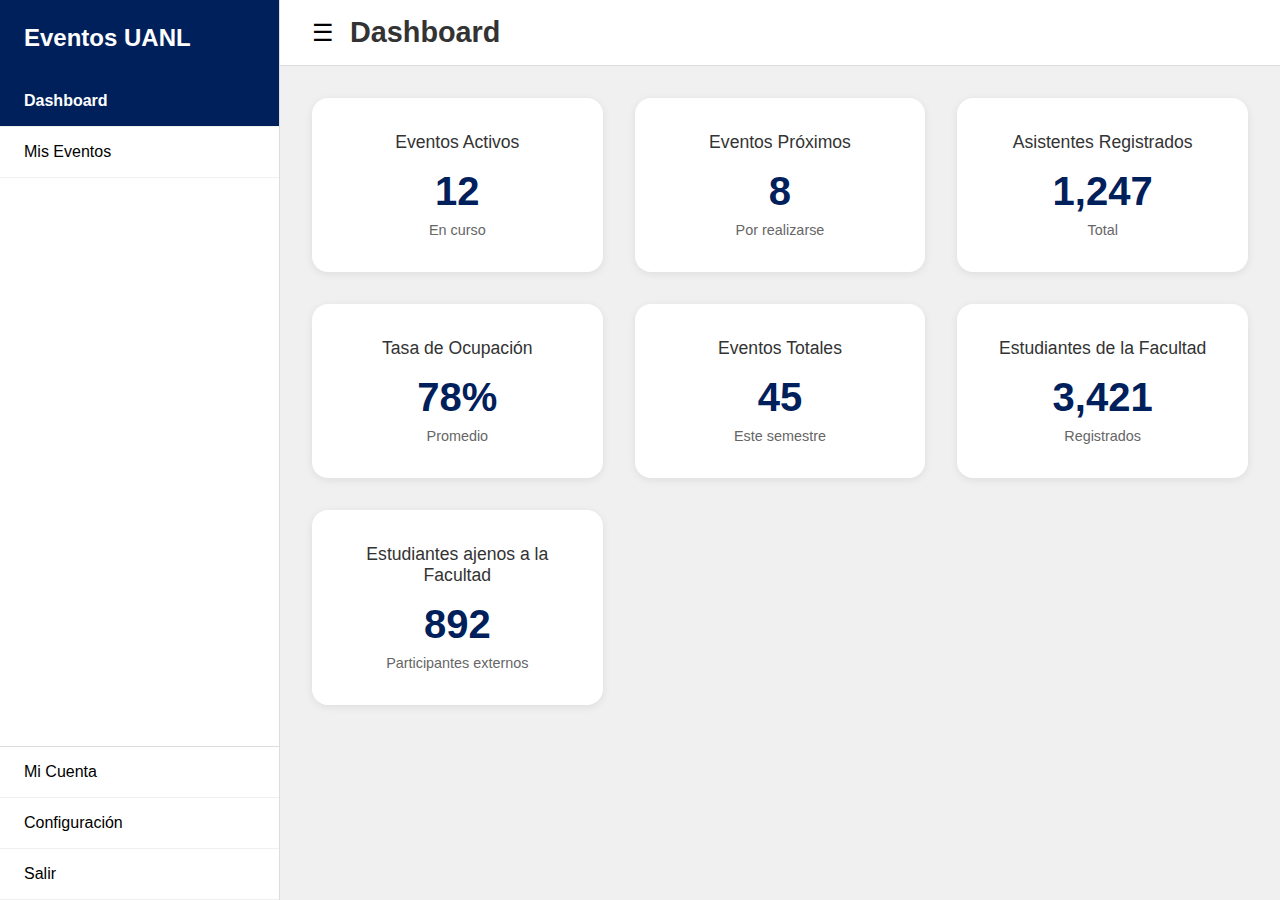
<file: admin-dashboard.html>
<!DOCTYPE html>
<html lang="es">
<head>
  <meta charset="UTF-8">
  <meta name="viewport" content="width=device-width, initial-scale=1.0">
  <title>Dashboard Admin | Eventos UANL</title>
  <style>
    * {
      margin: 0;
      padding: 0;
      box-sizing: border-box;
    }

    body {
      font-family: 'Segoe UI', sans-serif;
      background-color: #f0f0f0;
      display: flex;
      height: 100vh;
      overflow: hidden;
    }

    /* SIDEBAR */
    .sidebar {
      width: 280px;
      background-color: white;
      border-right: 1px solid #ddd;
      display: flex;
      flex-direction: column;
      box-shadow: 2px 0 5px rgba(0,0,0,0.05);
      transition: 0.3s ease;
    }

    .sidebar.collapsed {
      width: 70px;
    }

    .sidebar.collapsed .sidebar-header h1,
    .sidebar.collapsed .menu-item {
      opacity: 0;
      pointer-events: none;
    }

    .sidebar.collapsed .sidebar-header {
      padding: 1.5rem 0.5rem;
      text-align: center;
    }

    .sidebar-header {
      padding: 1.5rem;
      background-color: #00205b;
      color: white;
    }

    .sidebar-header h1 {
      font-size: 1.5rem;
      font-weight: 600;
    }

    .sidebar-menu {
      flex: 1;
      overflow-y: auto;
    }

    .menu-item {
      padding: 1rem 1.5rem;
      border-bottom: 1px solid #f0f0f0;
      cursor: pointer;
      transition: 0.3s;
      font-size: 1rem;
      background-color: white;
    }

    .menu-item:hover {
      background-color: #f9fafb;
    }

    .menu-item.active {
      background-color: #00205b;
      color: white;
      font-weight: 600;
    }

    .sidebar-footer {
      border-top: 1px solid #ddd;
    }

    /* MAIN CONTENT */
    .main-content {
      flex: 1;
      display: flex;
      flex-direction: column;
      overflow: hidden;
    }

    .topbar {
      background-color: white;
      padding: 1rem 2rem;
      border-bottom: 1px solid #ddd;
      display: flex;
      align-items: center;
      gap: 1rem;
    }

    .topbar h2 {
      font-size: 1.8rem;
      color: #333;
      display: flex;
      align-items: center;
      gap: 0.5rem;
    }

    .menu-icon {
      font-size: 1.5rem;
      cursor: pointer;
      transition: 0.3s;
      user-select: none;
    }

    .menu-icon:hover {
      color: #00205b;
    }

    .content-area {
      flex: 1;
      padding: 2rem;
      overflow-y: auto;
      background-color: #f0f0f0;
    }

    /* DASHBOARD GRID */
    .dashboard-grid {
      display: grid;
      grid-template-columns: repeat(3, 1fr);
      gap: 2rem;
      max-width: 1400px;
    }

    @media (max-width: 1024px) {
      .dashboard-grid {
        grid-template-columns: repeat(2, 1fr);
      }
    }

    @media (max-width: 640px) {
      .dashboard-grid {
        grid-template-columns: 1fr;
      }
      
      .sidebar.collapsed {
        width: 280px;
      }
    }

    .stat-card {
      background-color: white;
      border-radius: 16px;
      padding: 2rem;
      text-align: center;
      box-shadow: 0 2px 8px rgba(0,0,0,0.08);
      transition: 0.3s;
      border: 2px solid transparent;
      cursor: pointer;
    }

    .stat-card:hover {
      transform: translateY(-5px);
      box-shadow: 0 4px 16px rgba(0,0,0,0.12);
      border-color: #00205b;
    }

    .stat-card h3 {
      font-size: 1.1rem;
      color: #333;
      margin-bottom: 1rem;
      font-weight: 500;
    }

    .stat-card .number {
      font-size: 2.5rem;
      font-weight: bold;
      color: #00205b;
      margin-bottom: 0.5rem;
    }

    .stat-card .label {
      font-size: 0.9rem;
      color: #666;
    }

    /* MIS EVENTOS SECTION */
    .section-header {
      display: flex;
      justify-content: space-between;
      align-items: center;
      margin-bottom: 2rem;
    }

    .section-header h3 {
      font-size: 1.5rem;
      color: #00205b;
    }

    .header-actions {
      display: flex;
      gap: 1rem;
      align-items: center;
    }

    .search-input {
      padding: 0.6rem 1rem;
      border: 1px solid #ddd;
      border-radius: 8px;
      font-size: 0.95rem;
      width: 250px;
    }

    .search-input:focus {
      outline: none;
      border-color: #00205b;
    }

    .btn-nuevo {
      background-color: #00205b;
      color: white;
      border: none;
      width: 45px;
      height: 45px;
      border-radius: 50%;
      font-weight: bold;
      cursor: pointer;
      transition: 0.3s;
      font-size: 1.5rem;
      display: flex;
      align-items: center;
      justify-content: center;
    }

    .btn-nuevo:hover {
      background-color: #003d82;
      transform: rotate(90deg);
    }

    .eventos-section {
      margin-bottom: 3rem;
    }

    .section-title {
      font-size: 1.3rem;
      color: #333;
      margin-bottom: 1.5rem;
      font-weight: 600;
    }

    .eventos-cards-grid {
      display: grid;
      grid-template-columns: repeat(3, 1fr);
      gap: 1.5rem;
    }

    @media (max-width: 1200px) {
      .eventos-cards-grid {
        grid-template-columns: repeat(2, 1fr);
      }
    }

    @media (max-width: 768px) {
      .eventos-cards-grid {
        grid-template-columns: 1fr;
      }
    }

    .evento-mini-card {
      background-color: white;
      border: 2px solid #ddd;
      border-radius: 16px;
      padding: 1.5rem;
      cursor: pointer;
      transition: 0.3s;
      position: relative;
    }

    .evento-mini-card:hover {
      border-color: #00205b;
      box-shadow: 0 4px 12px rgba(0, 32, 91, 0.1);
      transform: translateY(-3px);
    }

    .evento-mini-card.terminado {
      opacity: 0.7;
      border-color: #999;
    }

    .evento-mini-card.terminado:hover {
      border-color: #666;
    }

    .card-header-mini {
      display: flex;
      justify-content: space-between;
      align-items: flex-start;
      margin-bottom: 1rem;
    }

    .estado-label {
      font-size: 0.85rem;
      color: #666;
      font-weight: 500;
    }

    .fecha-box {
      background-color: white;
      border: 2px solid #333;
      border-radius: 8px;
      padding: 0.5rem 0.8rem;
      text-align: center;
      min-width: 80px;
    }

    .fecha-dia {
      font-size: 1.8rem;
      font-weight: bold;
      color: #333;
      line-height: 1;
    }

    .fecha-mes {
      font-size: 0.85rem;
      color: #666;
      margin-top: 0.2rem;
    }

    .evento-titulo-mini {
      font-size: 1.1rem;
      font-weight: 600;
      color: #333;
      margin-bottom: 0.8rem;
    }

    .evento-detalle {
      font-size: 0.9rem;
      color: #666;
      margin-bottom: 0.3rem;
    }

    .evento-stats {
      margin-top: 1rem;
      padding-top: 1rem;
      border-top: 1px solid #f0f0f0;
    }

    .evento-stats p {
      font-size: 0.85rem;
      color: #666;
      margin-bottom: 0.3rem;
    }

    /* MODAL */
    #modalEvento, #modalEstadistica {
      position: fixed;
      inset: 0;
      background-color: rgba(0, 0, 0, 0.5);
      backdrop-filter: blur(6px);
      display: none;
      align-items: center;
      justify-content: center;
      z-index: 100;
      transition: opacity 0.3s ease;
    }

    #modalEvento.active, #modalEstadistica.active {
      display: flex;
      animation: fadeIn 0.3s ease;
    }

    .modal-card {
      background: white;
      border-radius: 16px;
      width: 90%;
      max-width: 700px;
      padding: 2rem;
      position: relative;
      box-shadow: 0 10px 30px rgba(0,0,0,0.3);
      max-height: 90vh;
      overflow-y: auto;
    }

    .modal-estadistica {
      max-width: 900px;
    }

    .modal-card h2 {
      color: #00205b;
      margin-bottom: 1.5rem;
      font-size: 1.8rem;
    }

    .close-btn {
      position: absolute;
      top: 15px;
      right: 20px;
      background: #f0f0f0;
      border: none;
      width: 35px;
      height: 35px;
      border-radius: 50%;
      font-size: 1.3rem;
      color: #666;
      cursor: pointer;
      transition: 0.2s;
      display: flex;
      align-items: center;
      justify-content: center;
    }

    .close-btn:hover {
      background: #e0e0e0;
      color: #000;
    }

    .form-group {
      margin-bottom: 1.5rem;
    }

    .form-group label {
      display: block;
      margin-bottom: 0.5rem;
      color: #333;
      font-weight: 600;
    }

    .form-group input,
    .form-group select,
    .form-group textarea {
      width: 100%;
      padding: 0.8rem;
      border: 1px solid #ddd;
      border-radius: 8px;
      font-size: 1rem;
      font-family: 'Segoe UI', sans-serif;
    }

    .form-group textarea {
      resize: vertical;
      min-height: 100px;
    }

    .form-group input:focus,
    .form-group select:focus,
    .form-group textarea:focus {
      outline: none;
      border-color: #00205b;
    }

    .form-actions {
      display: flex;
      gap: 1rem;
      margin-top: 2rem;
    }

    .btn-guardar, .btn-cancelar {
      flex: 1;
      padding: 1rem;
      border: none;
      border-radius: 8px;
      font-size: 1rem;
      font-weight: bold;
      cursor: pointer;
      transition: 0.3s;
    }

    .btn-guardar {
      background-color: #00205b;
      color: white;
    }

    .btn-guardar:hover {
      background-color: #003d82;
    }

    .btn-cancelar {
      background-color: #e0e0e0;
      color: #333;
    }

    .btn-cancelar:hover {
      background-color: #d0d0d0;
    }

    @keyframes fadeIn {
      from { opacity: 0; transform: translateY(-10px); }
      to { opacity: 1; transform: translateY(0); }
    }

    .empty-state {
      text-align: center;
      padding: 3rem;
      color: #666;
    }

    .empty-state p {
      margin-bottom: 1rem;
      font-size: 1.1rem;
    }

    /* ESTADÍSTICAS DETALLE */
    .stat-detail {
      margin-bottom: 2rem;
    }

    .stat-detail-header {
      background-color: #f9fafb;
      padding: 1rem;
      border-radius: 8px;
      margin-bottom: 1rem;
      display: flex;
      justify-content: space-between;
      align-items: center;
    }

    .stat-detail-header .big-number {
      font-size: 2.5rem;
      font-weight: bold;
      color: #00205b;
    }

    .stat-detail-header .growth {
      color: #27ae60;
      font-weight: 600;
    }

    .stat-detail-header .decline {
      color: #e74c3c;
      font-weight: 600;
    }

    .detail-list {
      background-color: white;
      border: 1px solid #e0e0e0;
      border-radius: 8px;
      overflow: hidden;
    }

    .detail-item {
      padding: 1rem;
      border-bottom: 1px solid #f0f0f0;
      display: flex;
      justify-content: space-between;
      align-items: center;
      transition: 0.2s;
    }

    .detail-item:last-child {
      border-bottom: none;
    }

    .detail-item:hover {
      background-color: #f9fafb;
    }

    .detail-item-title {
      font-weight: 600;
      color: #333;
      flex: 1;
    }

    .detail-item-value {
      font-weight: 600;
      color: #00205b;
      margin-left: 1rem;
    }

    .detail-grid {
      display: grid;
      grid-template-columns: repeat(2, 1fr);
      gap: 1rem;
      margin-top: 1rem;
    }

    .detail-box {
      background-color: #f9fafb;
      padding: 1.5rem;
      border-radius: 8px;
      border: 1px solid #e0e0e0;
    }

    .detail-box h4 {
      color: #666;
      font-size: 0.9rem;
      margin-bottom: 0.5rem;
      font-weight: 500;
    }

    .detail-box .value {
      font-size: 2rem;
      font-weight: bold;
      color: #00205b;
    }

    .progress-bar {
      width: 100%;
      height: 8px;
      background-color: #e0e0e0;
      border-radius: 4px;
      overflow: hidden;
      margin-top: 0.5rem;
    }

    .progress-fill {
      height: 100%;
      background-color: #00205b;
      transition: width 0.3s ease;
    }
  </style>
</head>
<body>
  <!-- SIDEBAR -->
  <aside class="sidebar" id="sidebar">
    <div class="sidebar-header">
      <h1>Eventos UANL</h1>
    </div>
    <nav class="sidebar-menu">
      <div class="menu-item active" onclick="cambiarVista('dashboard')">Dashboard</div>
      <div class="menu-item" onclick="cambiarVista('eventos')">Mis Eventos</div>
    </nav>
    <div class="sidebar-footer">
      <div class="menu-item">Mi Cuenta</div>
      <div class="menu-item">Configuración</div>
      <div class="menu-item">Salir</div>
    </div>
  </aside>

  <!-- MAIN CONTENT -->
  <main class="main-content">
    <div class="topbar">
      <span class="menu-icon" onclick="toggleSidebar()">☰</span>
      <h2 id="pageTitle">Dashboard</h2>
    </div>

    <div class="content-area">
      <!-- DASHBOARD VIEW -->
      <div id="dashboardView" class="dashboard-grid">
        <div class="stat-card" onclick="abrirModalEstadistica('Eventos Activos', 'activos')">
          <h3>Eventos Activos</h3>
          <div class="number">12</div>
          <div class="label">En curso</div>
        </div>

        <div class="stat-card" onclick="abrirModalEstadistica('Eventos Próximos', 'proximos')">
          <h3>Eventos Próximos</h3>
          <div class="number">8</div>
          <div class="label">Por realizarse</div>
        </div>

        <div class="stat-card" onclick="abrirModalEstadistica('Asistentes Registrados', 'asistentes')">
          <h3>Asistentes Registrados</h3>
          <div class="number">1,247</div>
          <div class="label">Total</div>
        </div>

        <div class="stat-card" onclick="abrirModalEstadistica('Tasa de Ocupación', 'ocupacion')">
          <h3>Tasa de Ocupación</h3>
          <div class="number">78%</div>
          <div class="label">Promedio</div>
        </div>

        <div class="stat-card" onclick="abrirModalEstadistica('Eventos Totales', 'totales')">
          <h3>Eventos Totales</h3>
          <div class="number">45</div>
          <div class="label">Este semestre</div>
        </div>

        <div class="stat-card" onclick="abrirModalEstadistica('Estudiantes de la Facultad', 'facultad')">
          <h3>Estudiantes de la Facultad</h3>
          <div class="number">3,421</div>
          <div class="label">Registrados</div>
        </div>

        <div class="stat-card" onclick="abrirModalEstadistica('Estudiantes Ajenos a la Facultad', 'externos')">
          <h3>Estudiantes ajenos a la Facultad</h3>
          <div class="number">892</div>
          <div class="label">Participantes externos</div>
        </div>
      </div>

      <!-- MIS EVENTOS VIEW -->
      <div id="eventosView" style="display: none;">
        <div class="section-header">
          <h3>Mis Eventos</h3>
          <div class="header-actions">
            <input type="text" class="search-input" placeholder="Search">
            <button class="btn-nuevo" onclick="abrirModalNuevo()">+</button>
          </div>
        </div>

        <!-- EVENTOS ACTIVOS -->
        <div class="eventos-section">
          <h4 class="section-title">Eventos Activos</h4>
          <div class="eventos-cards-grid">
            <div class="evento-mini-card" onclick="abrirModalEditar('Congreso Internacional de Ingeniería', 'FIME', '2025-11-12', 'Participa en conferencias y talleres sobre las últimas innovaciones en ingeniería.', 'Presencial', 'Auditorio FIME', 200, 150)">
              <div class="card-header-mini">
                <span class="estado-label">Estado</span>
                <div class="fecha-box">
                  <div class="fecha-dia">12</div>
                  <div class="fecha-mes">Nov 2025</div>
                </div>
              </div>
              <h5 class="evento-titulo-mini">Congreso Internacional de Ingeniería</h5>
              <p class="evento-detalle">Presencial</p>
              <p class="evento-detalle">Auditorio FIME</p>
              <div class="evento-stats">
                <p>Asistentes: 150/200</p>
                <p>Ocupación: 75%</p>
              </div>
            </div>

            <div class="evento-mini-card" onclick="abrirModalEditar('Exposición de Arte Moderno', 'Artes Visuales', '2025-12-04', 'Disfruta de una muestra de arte contemporáneo.', 'Presencial', 'Galería de Arte', 100, 80)">
              <div class="card-header-mini">
                <span class="estado-label">Estado</span>
                <div class="fecha-box">
                  <div class="fecha-dia">04</div>
                  <div class="fecha-mes">Dic 2025</div>
                </div>
              </div>
              <h5 class="evento-titulo-mini">Exposición de Arte Moderno</h5>
              <p class="evento-detalle">Presencial</p>
              <p class="evento-detalle">Galería de Arte</p>
              <div class="evento-stats">
                <p>Asistentes: 80/100</p>
                <p>Ocupación: 80%</p>
              </div>
            </div>

            <div class="evento-mini-card" onclick="abrirModalEditar('Seminario de Emprendimiento', 'FACPYA', '2026-01-22', 'Aprende estrategias de negocios.', 'Híbrido', 'Sala 301', 150, 120)">
              <div class="card-header-mini">
                <span class="estado-label">Estado</span>
                <div class="fecha-box">
                  <div class="fecha-dia">22</div>
                  <div class="fecha-mes">Ene 2026</div>
                </div>
              </div>
              <h5 class="evento-titulo-mini">Seminario de Emprendimiento</h5>
              <p class="evento-detalle">Híbrido</p>
              <p class="evento-detalle">Sala 301</p>
              <div class="evento-stats">
                <p>Asistentes: 120/150</p>
                <p>Ocupación: 80%</p>
              </div>
            </div>

            <div class="evento-mini-card" onclick="abrirModalEditar('Taller de Robótica Avanzada', 'FIME', '2026-03-18', 'Participa en actividades prácticas de robótica.', 'Presencial', 'Lab. Robótica', 50, 25)">
              <div class="card-header-mini">
                <span class="estado-label">Estado</span>
                <div class="fecha-box">
                  <div class="fecha-dia">18</div>
                  <div class="fecha-mes">Mar 2026</div>
                </div>
              </div>
              <h5 class="evento-titulo-mini">Taller de Robótica Avanzada</h5>
              <p class="evento-detalle">Presencial</p>
              <p class="evento-detalle">Lab. Robótica</p>
              <div class="evento-stats">
                <p>Asistentes: 25/50</p>
                <p>Ocupación: 50%</p>
              </div>
            </div>

            <div class="evento-mini-card" onclick="abrirModalEditar('Jornada de Innovación Médica', 'Medicina', '2026-02-05', 'Conferencias sobre avances médicos.', 'Virtual', 'Plataforma Zoom', 300, 200)">
              <div class="card-header-mini">
                <span class="estado-label">Estado</span>
                <div class="fecha-box">
                  <div class="fecha-dia">05</div>
                  <div class="fecha-mes">Feb 2026</div>
                </div>
              </div>
              <h5 class="evento-titulo-mini">Jornada de Innovación Médica</h5>
              <p class="evento-detalle">Virtual</p>
              <p class="evento-detalle">Plataforma Zoom</p>
              <div class="evento-stats">
                <p>Asistentes: 200/300</p>
                <p>Ocupación: 67%</p>
              </div>
            </div>
          </div>
        </div>

        <!-- EVENTOS TERMINADOS -->
        <div class="eventos-section">
          <h4 class="section-title">Eventos Terminados</h4>
          <div class="eventos-cards-grid">
            <div class="evento-mini-card terminado" onclick="abrirModalEditar('Festival Cultural UANL 2024', 'Rectoría', '2024-10-17', 'Celebración anual con música y danza.', 'Presencial', 'Ciudad Universitaria', 500, 480)">
              <div class="card-header-mini">
                <span class="estado-label">Estado</span>
                <div class="fecha-box">
                  <div class="fecha-dia">17</div>
                  <div class="fecha-mes">Oct 2024</div>
                </div>
              </div>
              <h5 class="evento-titulo-mini">Festival Cultural UANL 2024</h5>
              <p class="evento-detalle">Presencial</p>
              <p class="evento-detalle">Ciudad Universitaria</p>
              <div class="evento-stats">
                <p>Asistentes: 480/500</p>
                <p>Ocupación: 96%</p>
              </div>
            </div>
          </div>
        </div>
      </div>
    </div>
  </main>

  <!-- MODAL EDITAR/CREAR EVENTO -->
  <div id="modalEvento">
    <div class="modal-card">
      <button class="close-btn" onclick="cerrarModal()">✕</button>
      <h2 id="modalTitle">Editar Evento</h2>
      
      <form onsubmit="event.preventDefault(); guardarEvento();">
        <div class="form-group">
          <label for="nombreEvento">Nombre del Evento *</label>
          <input type="text" id="nombreEvento" required>
        </div>

        <div class="form-group">
          <label for="facultad">Facultad *</label>
          <select id="facultad" required>
            <option value="">Seleccionar facultad</option>
            <option value="FIME">FIME</option>
            <option value="FACPYA">FACPYA</option>
            <option value="Artes Visuales">Artes Visuales</option>
            <option value="Medicina">Medicina</option>
            <option value="Derecho">Derecho y Criminología</option>
            <option value="Psicología">Psicología</option>
          </select>
        </div>

        <div class="form-group">
          <label for="fecha">Fecha *</label>
          <input type="date" id="fecha" required>
        </div>

        <div class="form-group">
          <label for="descripcion">Descripción *</label>
          <textarea id="descripcion" required></textarea>
        </div>

        <div class="form-group">
          <label for="capacidad">Capacidad máxima</label>
          <input type="number" id="capacidad" min="1" placeholder="Ej: 300">
        </div>

        <div class="form-group">
          <label for="ubicacion">Ubicación</label>
          <input type="text" id="ubicacion" placeholder="Ej: Auditorio Principal">
        </div>

        <div class="form-group">
          <label for="urlImagen">URL de la imagen</label>
          <input type="url" id="urlImagen" placeholder="https://ejemplo.com/imagen.jpg">
        </div>

        <div class="form-actions">
          <button type="submit" class="btn-guardar">Guardar Cambios</button>
          <button type="button" class="btn-cancelar" onclick="cerrarModal()">Cancelar</button>
        </div>
      </form>
    </div>
  </div>

  <!-- MODAL ESTADÍSTICAS -->
  <div id="modalEstadistica">
    <div class="modal-card modal-estadistica">
      <button class="close-btn" onclick="cerrarModalEstadistica()">✕</button>
      <h2 id="estadisticaTitle"></h2>
      
      <div id="estadisticaContent"></div>
    </div>
  </div>

  <script>
    const modal = document.getElementById('modalEvento');
    const modalEstadistica = document.getElementById('modalEstadistica');
    let modoEdicion = false;

    function cambiarVista(vista) {
      const menuItems = document.querySelectorAll('.menu-item');
      menuItems.forEach(item => item.classList.remove('active'));
      event.target.classList.add('active');

      const dashboardView = document.getElementById('dashboardView');
      const eventosView = document.getElementById('eventosView');
      const pageTitle = document.getElementById('pageTitle');

      if (vista === 'dashboard') {
        dashboardView.style.display = 'grid';
        eventosView.style.display = 'none';
        pageTitle.textContent = 'Dashboard';
      } else if (vista === 'eventos') {
        dashboardView.style.display = 'none';
        eventosView.style.display = 'block';
        pageTitle.textContent = 'Mis Eventos';
      }
    }

    function toggleSidebar() {
      document.getElementById('sidebar').classList.toggle('collapsed');
    }

    function abrirModalNuevo() {
      modoEdicion = false;
      document.getElementById('modalTitle').textContent = 'Crear Nuevo Evento';
      document.getElementById('nombreEvento').value = '';
      document.getElementById('facultad').value = '';
      document.getElementById('fecha').value = '';
      document.getElementById('descripcion').value = '';
      document.getElementById('capacidad').value = '';
      document.getElementById('ubicacion').value = '';
      document.getElementById('urlImagen').value = '';
      modal.classList.add('active');
      document.body.style.overflow = 'hidden';
    }

    function abrirModalEditar(nombre, facultad, fecha, descripcion, modalidad, ubicacion, capacidad, inscritos) {
      modoEdicion = true;
      document.getElementById('modalTitle').textContent = 'Editar Evento';
      document.getElementById('nombreEvento').value = nombre;
      document.getElementById('facultad').value = facultad;
      document.getElementById('fecha').value = fecha;
      document.getElementById('descripcion').value = descripcion;
      document.getElementById('capacidad').value = capacidad || '';
      document.getElementById('ubicacion').value = ubicacion || '';
      modal.classList.add('active');
      document.body.style.overflow = 'hidden';
    }

    function cerrarModal() {
      modal.classList.remove('active');
      document.body.style.overflow = 'auto';
    }

    function guardarEvento() {
      alert(modoEdicion ? 'Evento actualizado correctamente' : 'Evento creado correctamente');
      cerrarModal();
    }

    function eliminarEvento(btn) {
      if (confirm('¿Estás seguro de que deseas eliminar este evento?')) {
        btn.closest('tr').remove();
      }
    }

    // MODAL ESTADÍSTICAS
    function abrirModalEstadistica(titulo, tipo) {
      document.getElementById('estadisticaTitle').textContent = titulo;
      const content = document.getElementById('estadisticaContent');
      
      let html = '';
      
      switch(tipo) {
        case 'activos':
          html = `
            <div class="stat-detail">
              <div class="stat-detail-header">
                <div>
                  <div class="big-number">12</div>
                  <p style="color: #666; margin-top: 0.5rem;">Eventos en curso actualmente</p>
                </div>
                <div class="growth">↑ 20% vs mes anterior</div>
              </div>
              
              <div class="detail-list">
                <div class="detail-item">
                  <span class="detail-item-title">Congreso Internacional de Ingeniería</span>
                  <span class="detail-item-value">150/200 inscritos</span>
                </div>
                <div class="detail-item">
                  <span class="detail-item-title">Exposición de Arte Moderno</span>
                  <span class="detail-item-value">80/100 inscritos</span>
                </div>
                <div class="detail-item">
                  <span class="detail-item-title">Seminario de Emprendimiento</span>
                  <span class="detail-item-value">120/150 inscritos</span>
                </div>
                <div class="detail-item">
                  <span class="detail-item-title">Taller de Robótica Avanzada</span>
                  <span class="detail-item-value">25/50 inscritos</span>
                </div>
                <div class="detail-item">
                  <span class="detail-item-title">Jornada de Innovación Médica</span>
                  <span class="detail-item-value">200/300 inscritos</span>
                </div>
              </div>

              <div class="detail-grid">
                <div class="detail-box">
                  <h4>Promedio de asistentes</h4>
                  <div class="value">115</div>
                </div>
                <div class="detail-box">
                  <h4>Ocupación promedio</h4>
                  <div class="value">69%</div>
                  <div class="progress-bar">
                    <div class="progress-fill" style="width: 69%"></div>
                  </div>
                </div>
              </div>
            </div>
          `;
          break;
          
        case 'proximos':
          html = `
            <div class="stat-detail">
              <div class="stat-detail-header">
                <div>
                  <div class="big-number">8</div>
                  <p style="color: #666; margin-top: 0.5rem;">Eventos programados próximamente</p>
                </div>
                <div class="growth">↑ 14% vs mes anterior</div>
              </div>
              
              <div class="detail-list">
                <div class="detail-item">
                  <span class="detail-item-title">Feria de Ciencias y Tecnología</span>
                  <span class="detail-item-value">12 Abril 2026</span>
                </div>
                <div class="detail-item">
                  <span class="detail-item-title">Coloquio de Derecho Internacional</span>
                  <span class="detail-item-value">28 Abril 2026</span>
                </div>
                <div class="detail-item">
                  <span class="detail-item-title">Festival Cultural UANL</span>
                  <span class="detail-item-value">15-17 Mayo 2026</span>
                </div>
                <div class="detail-item">
                  <span class="detail-item-title">Simposio de Psicología Clínica</span>
                  <span class="detail-item-value">8 Junio 2026</span>
                </div>
              </div>

              <div class="detail-grid">
                <div class="detail-box">
                  <h4>Próximo evento</h4>
                  <div class="value" style="font-size: 1.2rem;">En 15 días</div>
                </div>
                <div class="detail-box">
                  <h4>Total de cupos disponibles</h4>
                  <div class="value">1,200</div>
                </div>
              </div>
            </div>
          `;
          break;
          
        case 'asistentes':
          html = `
            <div class="stat-detail">
              <div class="stat-detail-header">
                <div>
                  <div class="big-number">1,247</div>
                  <p style="color: #666; margin-top: 0.5rem;">Total de asistentes registrados</p>
                </div>
                <div class="growth">↑ 32% vs mes anterior</div>
              </div>
              
              <div class="detail-grid">
                <div class="detail-box">
                  <h4>Estudiantes de la facultad</h4>
                  <div class="value">892</div>
                  <div class="progress-bar">
                    <div class="progress-fill" style="width: 71.5%"></div>
                  </div>
                </div>
                <div class="detail-box">
                  <h4>Estudiantes externos</h4>
                  <div class="value">355</div>
                  <div class="progress-bar">
                    <div class="progress-fill" style="width: 28.5%"></div>
                  </div>
                </div>
                <div class="detail-box">
                  <h4>Tasa de asistencia real</h4>
                  <div class="value">87%</div>
                  <div class="progress-bar">
                    <div class="progress-fill" style="width: 87%"></div>
                  </div>
                </div>
                <div class="detail-box">
                  <h4>Promedio por evento</h4>
                  <div class="value">104</div>
                </div>
              </div>

              <h4 style="margin-top: 2rem; margin-bottom: 1rem; color: #333;">Top 5 eventos con más asistentes</h4>
              <div class="detail-list">
                <div class="detail-item">
                  <span class="detail-item-title">Festival Cultural UANL 2024</span>
                  <span class="detail-item-value">480 asistentes</span>
                </div>
                <div class="detail-item">
                  <span class="detail-item-title">Jornada de Innovación Médica</span>
                  <span class="detail-item-value">200 asistentes</span>
                </div>
                <div class="detail-item">
                  <span class="detail-item-title">Congreso Internacional de Ingeniería</span>
                  <span class="detail-item-value">150 asistentes</span>
                </div>
                <div class="detail-item">
                  <span class="detail-item-title">Seminario de Emprendimiento</span>
                  <span class="detail-item-value">120 asistentes</span>
                </div>
                <div class="detail-item">
                  <span class="detail-item-title">Exposición de Arte Moderno</span>
                  <span class="detail-item-value">80 asistentes</span>
                </div>
              </div>
            </div>
          `;
          break;
          
        case 'ocupacion':
          html = `
            <div class="stat-detail">
              <div class="stat-detail-header">
                <div>
                  <div class="big-number">78%</div>
                  <p style="color: #666; margin-top: 0.5rem;">Tasa de ocupación promedio</p>
                </div>
                <div class="growth">↑ 5% vs mes anterior</div>
              </div>

              <div class="detail-grid">
                <div class="detail-box">
                  <h4>Ocupación mínima</h4>
                  <div class="value">50%</div>
                  <p style="color: #666; font-size: 0.85rem; margin-top: 0.5rem;">Taller de Robótica</p>
                </div>
                <div class="detail-box">
                  <h4>Ocupación máxima</h4>
                  <div class="value">96%</div>
                  <p style="color: #666; font-size: 0.85rem; margin-top: 0.5rem;">Festival Cultural</p>
                </div>
              </div>

              <h4 style="margin-top: 2rem; margin-bottom: 1rem; color: #333;">Distribución por evento</h4>
              <div class="detail-list">
                <div class="detail-item">
                  <span class="detail-item-title">Festival Cultural UANL 2024</span>
                  <span class="detail-item-value">
                    96%
                    <div class="progress-bar" style="width: 100px; display: inline-block; margin-left: 10px; vertical-align: middle;">
                      <div class="progress-fill" style="width: 96%"></div>
                    </div>
                  </span>
                </div>
                <div class="detail-item">
                  <span class="detail-item-title">Exposición de Arte Moderno</span>
                  <span class="detail-item-value">
                    80%
                    <div class="progress-bar" style="width: 100px; display: inline-block; margin-left: 10px; vertical-align: middle;">
                      <div class="progress-fill" style="width: 80%"></div>
                    </div>
                  </span>
                </div>
                <div class="detail-item">
                  <span class="detail-item-title">Seminario de Emprendimiento</span>
                  <span class="detail-item-value">
                    80%
                    <div class="progress-bar" style="width: 100px; display: inline-block; margin-left: 10px; vertical-align: middle;">
                      <div class="progress-fill" style="width: 80%"></div>
                    </div>
                  </span>
                </div>
                <div class="detail-item">
                  <span class="detail-item-title">Congreso de Ingeniería</span>
                  <span class="detail-item-value">
                    75%
                    <div class="progress-bar" style="width: 100px; display: inline-block; margin-left: 10px; vertical-align: middle;">
                      <div class="progress-fill" style="width: 75%"></div>
                    </div>
                  </span>
                </div>
                <div class="detail-item">
                  <span class="detail-item-title">Jornada Médica</span>
                  <span class="detail-item-value">
                    67%
                    <div class="progress-bar" style="width: 100px; display: inline-block; margin-left: 10px; vertical-align: middle;">
                      <div class="progress-fill" style="width: 67%"></div>
                    </div>
                  </span>
                </div>
              </div>
            </div>
          `;
          break;
          
        case 'totales':
          html = `
            <div class="stat-detail">
              <div class="stat-detail-header">
                <div>
                  <div class="big-number">45</div>
                  <p style="color: #666; margin-top: 0.5rem;">Eventos realizados este semestre</p>
                </div>
                <div class="growth">↑ 25% vs semestre anterior</div>
              </div>

              <div class="detail-grid">
                <div class="detail-box">
                  <h4>Eventos activos</h4>
                  <div class="value">12</div>
                </div>
                <div class="detail-box">
                  <h4>Eventos próximos</h4>
                  <div class="value">8</div>
                </div>
                <div class="detail-box">
                  <h4>Eventos completados</h4>
                  <div class="value">25</div>
                </div>
                <div class="detail-box">
                  <h4>Tasa de éxito</h4>
                  <div class="value">94%</div>
                  <div class="progress-bar">
                    <div class="progress-fill" style="width: 94%"></div>
                  </div>
                </div>
              </div>

              <h4 style="margin-top: 2rem; margin-bottom: 1rem; color: #333;">Eventos por facultad</h4>
              <div class="detail-list">
                <div class="detail-item">
                  <span class="detail-item-title">FIME</span>
                  <span class="detail-item-value">15 eventos</span>
                </div>
                <div class="detail-item">
                  <span class="detail-item-title">FACPYA</span>
                  <span class="detail-item-value">12 eventos</span>
                </div>
                <div class="detail-item">
                  <span class="detail-item-title">Medicina</span>
                  <span class="detail-item-value">8 eventos</span>
                </div>
                <div class="detail-item">
                  <span class="detail-item-title">Artes Visuales</span>
                  <span class="detail-item-value">6 eventos</span>
                </div>
                <div class="detail-item">
                  <span class="detail-item-title">Otras facultades</span>
                  <span class="detail-item-value">4 eventos</span>
                </div>
              </div>
            </div>
          `;
          break;
          
        case 'facultad':
          html = `
            <div class="stat-detail">
              <div class="stat-detail-header">
                <div>
                  <div class="big-number">3,421</div>
                  <p style="color: #666; margin-top: 0.5rem;">Estudiantes de la facultad registrados</p>
                </div>
                <div class="growth">↑ 18% vs semestre anterior</div>
              </div>

              <div class="detail-grid">
                <div class="detail-box">
                  <h4>Participación en eventos</h4>
                  <div class="value">71.5%</div>
                  <div class="progress-bar">
                    <div class="progress-fill" style="width: 71.5%"></div>
                  </div>
                </div>
                <div class="detail-box">
                  <h4>Promedio de eventos por estudiante</h4>
                  <div class="value">2.8</div>
                </div>
                <div class="detail-box">
                  <h4>Estudiantes más activos</h4>
                  <div class="value">245</div>
                  <p style="color: #666; font-size: 0.85rem; margin-top: 0.5rem;">5+ eventos</p>
                </div>
                <div class="detail-box">
                  <h4>Nuevos registros este mes</h4>
                  <div class="value">187</div>
                </div>
              </div>

              <h4 style="margin-top: 2rem; margin-bottom: 1rem; color: #333;">Distribución por semestre</h4>
              <div class="detail-list">
                <div class="detail-item">
                  <span class="detail-item-title">1er Semestre</span>
                  <span class="detail-item-value">842 estudiantes</span>
                </div>
                <div class="detail-item">
                  <span class="detail-item-title">3er Semestre</span>
                  <span class="detail-item-value">756 estudiantes</span>
                </div>
                <div class="detail-item">
                  <span class="detail-item-title">5to Semestre</span>
                  <span class="detail-item-value">651 estudiantes</span>
                </div>
                <div class="detail-item">
                  <span class="detail-item-title">7mo Semestre</span>
                  <span class="detail-item-value">589 estudiantes</span>
                </div>
                <div class="detail-item">
                  <span class="detail-item-title">9no Semestre</span>
                  <span class="detail-item-value">583 estudiantes</span>
                </div>
              </div>
            </div>
          `;
          break;
          
        case 'externos':
          html = `
            <div class="stat-detail">
              <div class="stat-detail-header">
                <div>
                  <div class="big-number">892</div>
                  <p style="color: #666; margin-top: 0.5rem;">Estudiantes de otras facultades</p>
                </div>
                <div class="growth">↑ 42% vs semestre anterior</div>
              </div>

              <div class="detail-grid">
                <div class="detail-box">
                  <h4>Porcentaje del total</h4>
                  <div class="value">28.5%</div>
                  <div class="progress-bar">
                    <div class="progress-fill" style="width: 28.5%"></div>
                  </div>
                </div>
                <div class="detail-box">
                  <h4>Eventos interdisciplinarios</h4>
                  <div class="value">18</div>
                </div>
                <div class="detail-box">
                  <h4>Participación promedio</h4>
                  <div class="value">49</div>
                  <p style="color: #666; font-size: 0.85rem; margin-top: 0.5rem;">por evento</p>
                </div>
                <div class="detail-box">
                  <h4>Tasa de retención</h4>
                  <div class="value">73%</div>
                  <div class="progress-bar">
                    <div class="progress-fill" style="width: 73%"></div>
                  </div>
                </div>
              </div>

              <h4 style="margin-top: 2rem; margin-bottom: 1rem; color: #333;">Procedencia (Top 5)</h4>
              <div class="detail-list">
                <div class="detail-item">
                  <span class="detail-item-title">FACPYA</span>
                  <span class="detail-item-value">234 estudiantes</span>
                </div>
                <div class="detail-item">
                  <span class="detail-item-title">Medicina</span>
                  <span class="detail-item-value">189 estudiantes</span>
                </div>
                <div class="detail-item">
                  <span class="detail-item-title">Derecho y Criminología</span>
                  <span class="detail-item-value">156 estudiantes</span>
                </div>
                <div class="detail-item">
                  <span class="detail-item-title">Psicología</span>
                  <span class="detail-item-value">142 estudiantes</span>
                </div>
                <div class="detail-item">
                  <span class="detail-item-title">Artes Visuales</span>
                  <span class="detail-item-value">98 estudiantes</span>
                </div>
              </div>
            </div>
          `;
          break;
      }
      
      content.innerHTML = html;
      modalEstadistica.classList.add('active');
      document.body.style.overflow = 'hidden';
    }

    function cerrarModalEstadistica() {
      modalEstadistica.classList.remove('active');
      document.body.style.overflow = 'auto';
    }

    modal.addEventListener('click', function(e) {
      if (e.target === modal) {
        cerrarModal();
      }
    });

    modalEstadistica.addEventListener('click', function(e) {
      if (e.target === modalEstadistica) {
        cerrarModalEstadistica();
      }
    });
  </script>
</body>
</html>
</file>
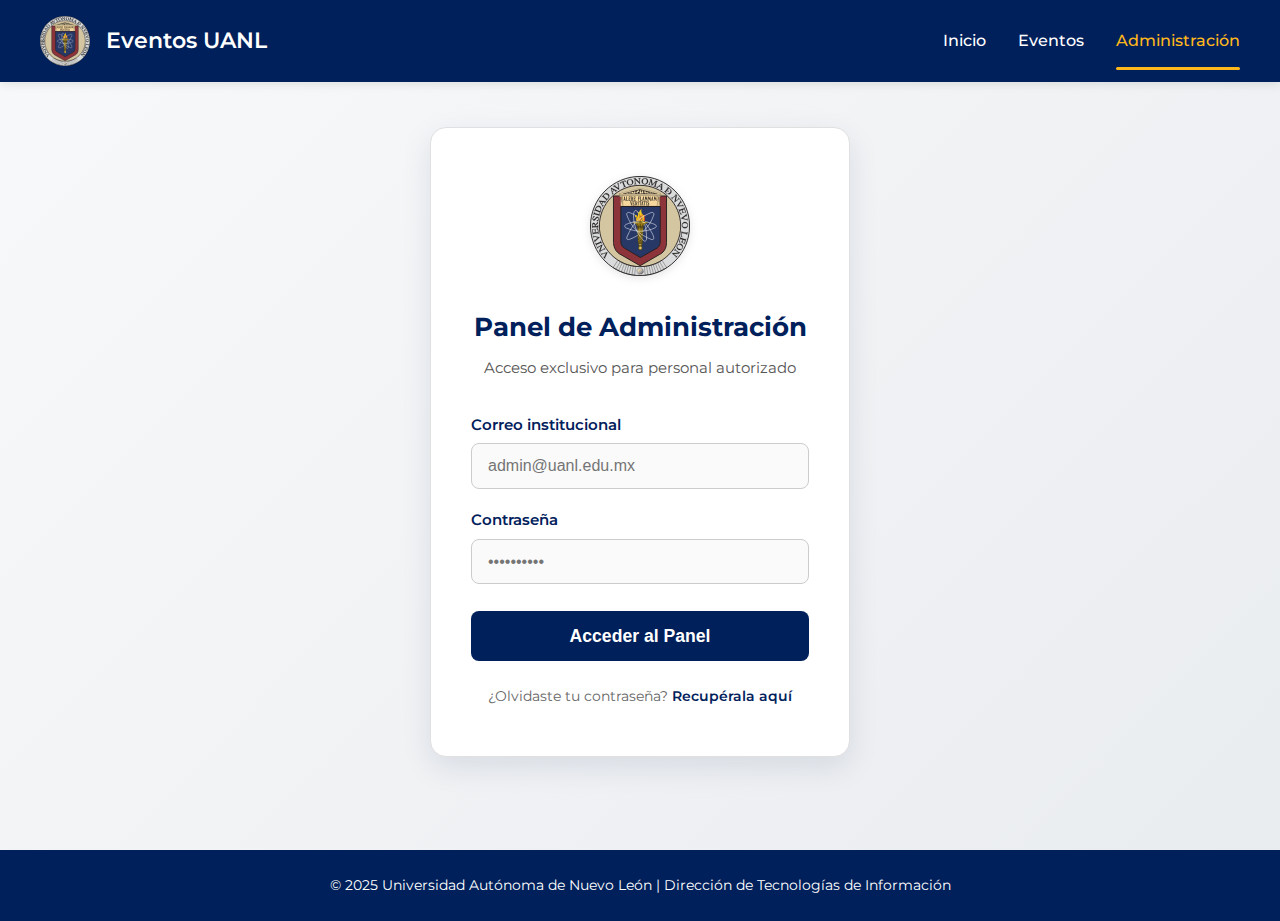
<file: login-admin.html>
<!DOCTYPE html>
<html lang="es">
<head>
  <meta charset="UTF-8">
  <meta name="viewport" content="width=device-width, initial-scale=1.0">
  <title>Inicio de sesión administrador | Eventos UANL</title>
  
  <!-- Google Fonts: Montserrat (oficial UANL) -->
  <link href="https://fonts.googleapis.com/css2?family=Montserrat:wght@400;500;600;700&display=swap" rel="stylesheet">
  
  <!-- Icono UANL (opcional, favicon) -->
  <link rel="icon" href="https://www.uanl.mx/wp-content/themes/uanl/assets/img/favicon.ico" type="image/x-icon">

  <style>
    /* Reset básico y tipografía */
    * {
      margin: 0;
      padding: 0;
      box-sizing: border-box;
    }

    body {
      font-family: 'Montserrat', sans-serif;
      background: linear-gradient(135deg, #f8f9fa 0%, #e9ecef 100%);
      color: #333;
      line-height: 1.6;
    }

    /* Header */
    header {
      background-color: #00205B;
      color: white;
      padding: 1rem 2rem;
      box-shadow: 0 2px 10px rgba(0, 0, 0, 0.1);
    }

    .header-content {
      max-width: 1200px;
      margin: 0 auto;
      display: flex;
      justify-content: space-between;
      align-items: center;
    }

    .logo {
      display: flex;
      align-items: center;
      gap: 1rem;
    }

    .logo img {
      height: 50px;
    }

    .logo h1 {
      font-size: 1.4rem;
      font-weight: 600;
    }

    nav {
      display: flex;
      gap: 2rem;
    }

    nav a {
      color: white;
      text-decoration: none;
      font-weight: 500;
      font-size: 1rem;
      padding: 0.5rem 0;
      position: relative;
      transition: color 0.3s;
    }

    nav a:hover, nav a.active {
      color: #FFB81C;
    }

    nav a.active::after {
      content: '';
      position: absolute;
      bottom: -8px;
      left: 0;
      width: 100%;
      height: 3px;
      background-color: #FFB81C;
      border-radius: 2px;
    }

    /* Main Login Container */
    .login-container {
      min-height: 80vh;
      display: flex;
      justify-content: center;
      align-items: center;
      padding: 2rem;
    }

    .login-box {
      background: white;
      padding: 3rem 2.5rem;
      border-radius: 16px;
      box-shadow: 0 10px 30px rgba(0, 32, 91, 0.1);
      max-width: 420px;
      width: 100%;
      text-align: center;
      border: 1px solid #e0e0e0;
    }

    .login-box .uanl-logo {
      width: 100px;
      margin-bottom: 1.5rem;
      filter: drop-shadow(0 2px 4px rgba(0,0,0,0.1));
    }

    .login-box h2 {
      color: #00205B;
      font-weight: 700;
      font-size: 1.6rem;
      margin-bottom: 0.5rem;
    }

    .login-box p.subtitle {
      color: #555;
      font-size: 0.95rem;
      margin-bottom: 2rem;
    }

    .form-group {
      margin-bottom: 1.2rem;
      text-align: left;
    }

    .form-group label {
      display: block;
      color: #00205B;
      font-weight: 600;
      font-size: 0.95rem;
      margin-bottom: 0.4rem;
    }

    .form-group input {
      width: 100%;
      padding: 0.8rem 1rem;
      border: 1.5px solid #ccc;
      border-radius: 8px;
      font-size: 1rem;
      transition: all 0.3s;
      background-color: #fafafa;
    }

    .form-group input:focus {
      outline: none;
      border-color: #00205B;
      background-color: white;
      box-shadow: 0 0 0 3px rgba(0, 32, 91, 0.1);
    }

    .login-btn {
      background-color: #00205B;
      color: white;
      border: none;
      padding: 0.9rem;
      border-radius: 8px;
      font-size: 1.1rem;
      font-weight: 600;
      cursor: pointer;
      width: 100%;
      margin-top: 0.5rem;
      transition: all 0.3s;
    }

    .login-btn:hover {
      background-color: #FFB81C;
      color: #00205B;
      transform: translateY(-1px);
      box-shadow: 0 4px 12px rgba(255, 184, 28, 0.3);
    }

    .login-box .footer-text {
      margin-top: 1.5rem;
      font-size: 0.9rem;
      color: #666;
    }

    .login-box .footer-text a {
      color: #00205B;
      text-decoration: none;
      font-weight: 600;
    }

    .login-box .footer-text a:hover {
      color: #FFB81C;
      text-decoration: underline;
    }

    /* Footer */
    footer {
      text-align: center;
      padding: 1.5rem;
      background-color: #00205B;
      color: white;
      font-size: 0.9rem;
      margin-top: 3rem;
    }

    /* Responsive */
    @media (max-width: 480px) {
      .login-box {
        padding: 2rem 1.5rem;
        margin: 1rem;
      }
      .header-content {
        flex-direction: column;
        text-align: center;
        gap: 1rem;
      }
      nav {
        justify-content: center;
        flex-wrap: wrap;
      }
    }
  </style>
</head>
<body>

  <header>
    <div class="header-content">
      <div class="logo">
        <img src="img/Logo_de_la_UANL.svg" alt="Logo UANL">
        <h1>Eventos UANL</h1>
      </div>
      <nav>
        <a href="index.html">Inicio</a>
        <a href="eventos.html">Eventos</a>
        <a href="login-admin.html" class="active">Administración</a>
      </nav>
    </div>
  </header>

  <main class="login-container">
    <div class="login-box">
      <img src="img/Logo_de_la_UANL.svg" alt="Escudo UANL" class="uanl-logo">
      <h2>Panel de Administración</h2>
      <p class="subtitle">Acceso exclusivo para personal autorizado</p>

      <form action="admin-dashboard.html" method="get" onsubmit="alert('¡Bienvenido al panel de administración!'); return true;">
        <div class="form-group">
          <label for="admin-email">Correo institucional</label>
          <input type="email" id="admin-email" placeholder="admin@uanl.edu.mx" required>
        </div>

        <div class="form-group">
          <label for="admin-password">Contraseña</label>
          <input type="password" id="admin-password" placeholder="••••••••••" required>
        </div>

        <button type="submit" class="login-btn">Acceder al Panel</button>
      </form>

      <p class="footer-text">
        ¿Olvidaste tu contraseña? <a href="/recuperar-admin.html">Recupérala aquí</a>
      </p>
    </div>
  </main>

  <footer>
    <p>© 2025 Universidad Autónoma de Nuevo León | Dirección de Tecnologías de Información</p>
  </footer>

</body>
</html>
</file>
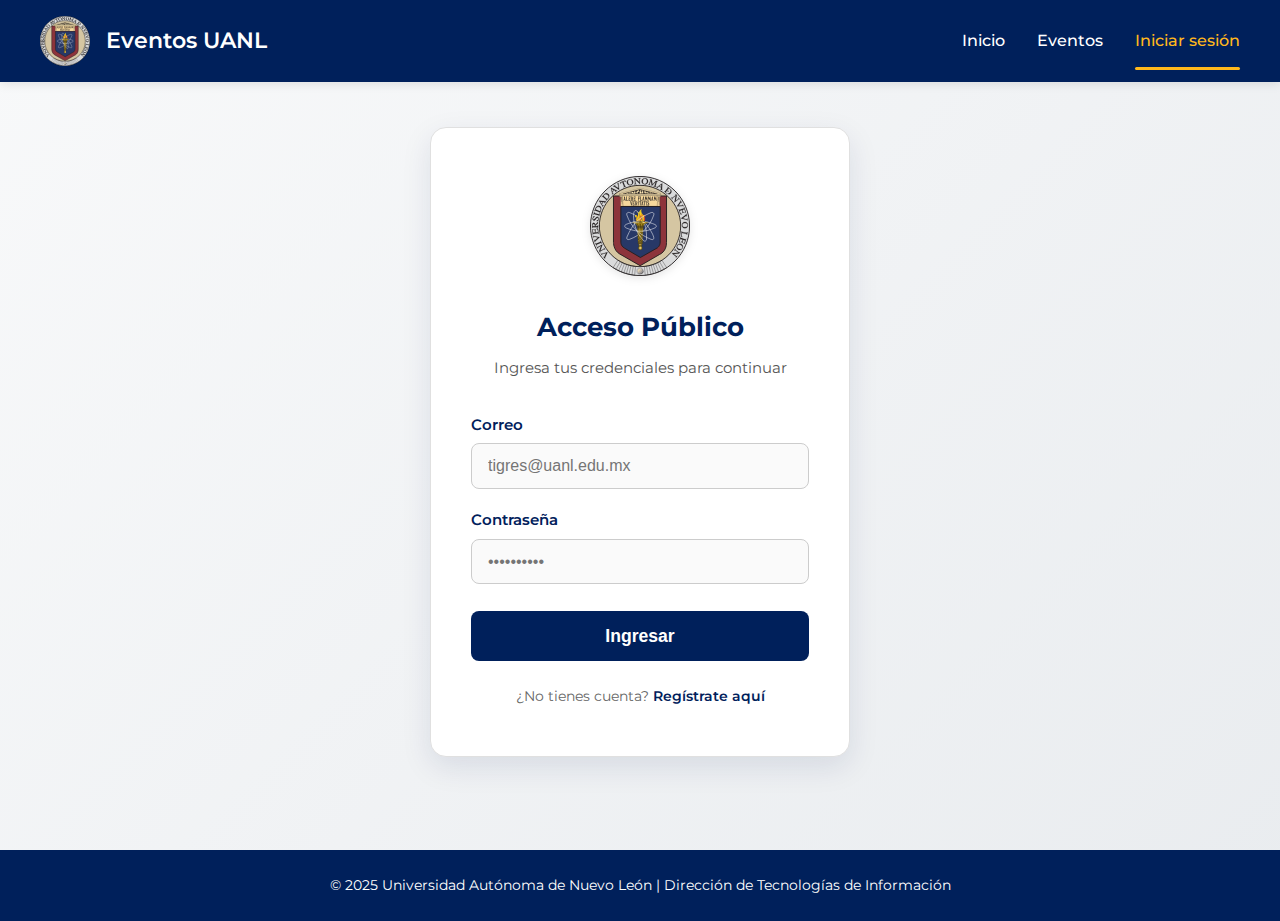
<file: login-publico.html>
<!DOCTYPE html>
<html lang="es">
<head>
  <meta charset="UTF-8">
  <meta name="viewport" content="width=device-width, initial-scale=1.0">
  <title>Inicio de sesión público | Eventos UANL</title>
  
  <!-- Google Fonts: Montserrat (oficial UANL) -->
  <link href="https://fonts.googleapis.com/css2?family=Montserrat:wght@400;500;600;700&display=swap" rel="stylesheet">
  
  <!-- Icono UANL (opcional, favicon) -->
  <link rel="icon" href="https://www.uanl.mx/wp-content/themes/uanl/assets/img/favicon.ico" type="image/x-icon">

  <style>
    /* Reset básico y tipografía */
    * {
      margin: 0;
      padding: 0;
      box-sizing: border-box;
    }

    body {
      font-family: 'Montserrat', sans-serif;
      background: linear-gradient(135deg, #f8f9fa 0%, #e9ecef 100%);
      color: #333;
      line-height: 1.6;
    }

    /* Header */
    header {
      background-color: #00205B;
      color: white;
      padding: 1rem 2rem;
      box-shadow: 0 2px 10px rgba(0, 0, 0, 0.1);
    }

    .header-content {
      max-width: 1200px;
      margin: 0 auto;
      display: flex;
      justify-content: space-between;
      align-items: center;
    }

    .logo {
      display: flex;
      align-items: center;
      gap: 1rem;
    }

    .logo img {
      height: 50px;
    }

    .logo h1 {
      font-size: 1.4rem;
      font-weight: 600;
    }

    nav {
      display: flex;
      gap: 2rem;
    }

    nav a {
      color: white;
      text-decoration: none;
      font-weight: 500;
      font-size: 1rem;
      padding: 0.5rem 0;
      position: relative;
      transition: color 0.3s;
    }

    nav a:hover, nav a.active {
      color: #FFB81C;
    }

    nav a.active::after {
      content: '';
      position: absolute;
      bottom: -8px;
      left: 0;
      width: 100%;
      height: 3px;
      background-color: #FFB81C;
      border-radius: 2px;
    }

    /* Main Login Container */
    .login-container {
      min-height: 80vh;
      display: flex;
      justify-content: center;
      align-items: center;
      padding: 2rem;
    }

    .login-box {
      background: white;
      padding: 3rem 2.5rem;
      border-radius: 16px;
      box-shadow: 0 10px 30px rgba(0, 32, 91, 0.1);
      max-width: 420px;
      width: 100%;
      text-align: center;
      border: 1px solid #e0e0e0;
    }

    .login-box .uanl-logo {
      width: 100px;
      margin-bottom: 1.5rem;
      filter: drop-shadow(0 2px 4px rgba(0,0,0,0.1));
    }

    .login-box h2 {
      color: #00205B;
      font-weight: 700;
      font-size: 1.6rem;
      margin-bottom: 0.5rem;
    }

    .login-box p.subtitle {
      color: #555;
      font-size: 0.95rem;
      margin-bottom: 2rem;
    }

    .form-group {
      margin-bottom: 1.2rem;
      text-align: left;
    }

    .form-group label {
      display: block;
      color: #00205B;
      font-weight: 600;
      font-size: 0.95rem;
      margin-bottom: 0.4rem;
    }

    .form-group input {
      width: 100%;
      padding: 0.8rem 1rem;
      border: 1.5px solid #ccc;
      border-radius: 8px;
      font-size: 1rem;
      transition: all 0.3s;
      background-color: #fafafa;
    }

    .form-group input:focus {
      outline: none;
      border-color: #00205B;
      background-color: white;
      box-shadow: 0 0 0 3px rgba(0, 32, 91, 0.1);
    }

    .login-btn {
      background-color: #00205B;
      color: white;
      border: none;
      padding: 0.9rem;
      border-radius: 8px;
      font-size: 1.1rem;
      font-weight: 600;
      cursor: pointer;
      width: 100%;
      margin-top: 0.5rem;
      transition: all 0.3s;
    }

    .login-btn:hover {
      background-color: #FFB81C;
      color: #00205B;
      transform: translateY(-1px);
      box-shadow: 0 4px 12px rgba(255, 184, 28, 0.3);
    }

    .login-box .footer-text {
      margin-top: 1.5rem;
      font-size: 0.9rem;
      color: #666;
    }

    .login-box .footer-text a {
      color: #00205B;
      text-decoration: none;
      font-weight: 600;
    }

    .login-box .footer-text a:hover {
      color: #FFB81C;
      text-decoration: underline;
    }

    /* Footer */
    footer {
      text-align: center;
      padding: 1.5rem;
      background-color: #00205B;
      color: white;
      font-size: 0.9rem;
      margin-top: 3rem;
    }

    /* Responsive */
    @media (max-width: 480px) {
      .login-box {
        padding: 2rem 1.5rem;
        margin: 1rem;
      }
      .header-content {
        flex-direction: column;
        text-align: center;
        gap: 1rem;
      }
      nav {
        justify-content: center;
        flex-wrap: wrap;
      }
    }
  </style>
</head>
<body>

  <header>
    <div class="header-content">
      <div class="logo">
        <img src="img/Logo_de_la_UANL.svg" alt="Logo UANL">
        <h1>Eventos UANL</h1>
      </div>
      <nav>
        <a href="index.html">Inicio</a>
        <a href="eventos.html">Eventos</a>
        <a href="login-publico.html" class="active">Iniciar sesión</a>
      </nav>
    </div>
  </header>

  <main class="login-container">
    <div class="login-box">
      <img src="img/Logo_de_la_UANL.svg" alt="Escudo UANL" class="uanl-logo">
      <h2>Acceso Público</h2>
      <p class="subtitle">Ingresa tus credenciales para continuar</p>

      <form action="eventos.html" method="get" onsubmit="alert('¡Bienvenido al portal de Eventos UANL!'); return true;">
        <div class="form-group">
          <label for="email">Correo</label>
          <input type="email" id="email" placeholder="tigres@uanl.edu.mx" required>
        </div>

        <div class="form-group">
          <label for="password">Contraseña</label>
          <input type="password" id="password" placeholder="••••••••••" required>
        </div>

        <button type="submit" class="login-btn">Ingresar</button>
      </form>

      <p class="footer-text">
        ¿No tienes cuenta? <a href="/registro.html">Regístrate aquí</a>
      </p>
    </div>
  </main>

  <footer>
    <p>© 2025 Universidad Autónoma de Nuevo León | Dirección de Tecnologías de Información</p>
  </footer>

</body>
</html>
</file>
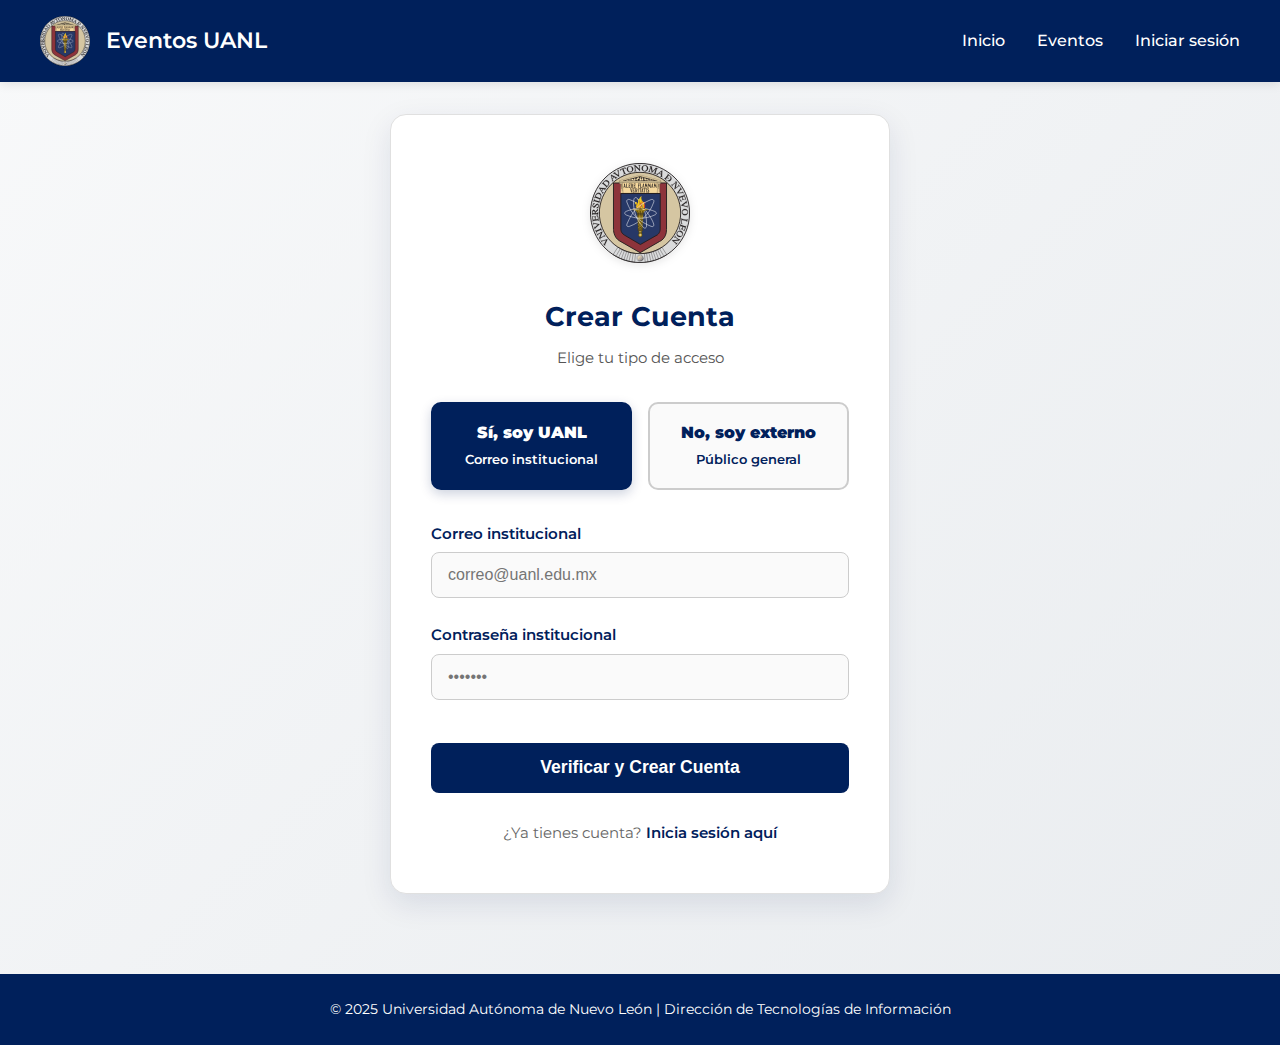
<file: registro.html>
<!DOCTYPE html>
<html lang="es">
<head>
  <meta charset="UTF-8">
  <meta name="viewport" content="width=device-width, initial-scale=1.0">
  <title>Registro | Eventos UANL</title>
  
  <!-- Google Fonts: Montserrat -->
  <link href="https://fonts.googleapis.com/css2?family=Montserrat:wght@400;500;600;700&display=swap" rel="stylesheet">
  
  <!-- Favicon UANL -->
  <link rel="icon" href="https://www.uanl.mx/wp-content/themes/uanl/assets/img/favicon.ico" type="image/x-icon">

  <style>
    * {
      margin: 0;
      padding: 0;
      box-sizing: border-box;
    }

    body {
      font-family: 'Montserrat', sans-serif;
      background: linear-gradient(135deg, #f8f9fa 0%, #e9ecef 100%);
      color: #333;
      line-height: 1.6;
    }

    header {
      background-color: #00205B;
      color: white;
      padding: 1rem 2rem;
      box-shadow: 0 2px 10px rgba(0, 0, 0, 0.1);
    }

    .header-content {
      max-width: 1200px;
      margin: 0 auto;
      display: flex;
      justify-content: space-between;
      align-items: center;
    }

    .logo {
      display: flex;
      align-items: center;
      gap: 1rem;
    }

    .logo img {
      height: 50px;
    }

    .logo h1 {
      font-size: 1.4rem;
      font-weight: 600;
    }

    nav {
      display: flex;
      gap: 2rem;
    }

    nav a {
      color: white;
      text-decoration: none;
      font-weight: 500;
      font-size: 1rem;
      padding: 0.5rem 0;
      position: relative;
      transition: color 0.3s;
    }

    nav a:hover, nav a.active {
      color: #FFB81C;
    }

    nav a.active::after {
      content: '';
      position: absolute;
      bottom: -8px;
      left: 0;
      width: 100%;
      height: 3px;
      background-color: #FFB81C;
      border-radius: 2px;
    }

    .register-container {
      min-height: 80vh;
      display: flex;
      justify-content: center;
      align-items: center;
      padding: 2rem;
    }

    .register-box {
      background: white;
      padding: 3rem 2.5rem;
      border-radius: 16px;
      box-shadow: 0 10px 30px rgba(0, 32, 91, 0.1);
      max-width: 500px;
      width: 100%;
      text-align: center;
      border: 1px solid #e0e0e0;
      transition: all 0.4s ease;
    }

    .uanl-logo {
      width: 100px;
      margin-bottom: 1.5rem;
      filter: drop-shadow(0 2px 4px rgba(0,0,0,0.1));
    }

    .register-box h2 {
      color: #00205B;
      font-weight: 700;
      font-size: 1.7rem;
      margin-bottom: 0.5rem;
    }

    .register-box p.subtitle {
      color: #555;
      font-size: 0.95rem;
      margin-bottom: 2rem;
    }

    /* Selector inicial */
    .selector-box {
      display: flex;
      gap: 1rem;
      justify-content: center;
      margin-bottom: 2rem;
    }

    .selector-btn {
      flex: 1;
      padding: 1rem;
      border: 2px solid #ccc;
      border-radius: 10px;
      background: #fafafa;
      font-weight: 600;
      cursor: pointer;
      transition: all 0.3s;
      color: #00205B;
    }

    .selector-btn.active {
      border-color: #00205B;
      background: #00205B;
      color: white;
      box-shadow: 0 4px 12px rgba(0, 32, 91, 0.2);
    }

    .selector-btn:hover:not(.active) {
      border-color: #00205B;
      background: #f0f4ff;
    }

    /* Formularios ocultos por defecto */
    .form-section {
      display: none;
      animation: fadeIn 0.5s ease;
    }

    .form-section.active {
      display: block;
    }

    @keyframes fadeIn {
      from { opacity: 0; transform: translateY(10px); }
      to { opacity: 1; transform: translateY(0); }
    }

    .form-group {
      margin-bottom: 1.2rem;
      text-align: left;
    }

    .form-row {
      display: flex;
      gap: 1rem;
    }

    .form-row .form-group {
      flex: 1;
    }

    .form-group label {
      display: block;
      color: #00205B;
      font-weight: 600;
      font-size: 0.95rem;
      margin-bottom: 0.4rem;
    }

    .form-group input {
      width: 100%;
      padding: 0.8rem 1rem;
      border: 1.5px solid #ccc;
      border-radius: 8px;
      font-size: 1rem;
      transition: all 0.3s;
      background-color: #fafafa;
    }

    .form-group input:focus {
      outline: none;
      border-color: #00205B;
      background-color: white;
      box-shadow: 0 0 0 3px rgba(0, 32, 91, 0.1);
    }

    .verification-status {
      font-size: 0.85rem;
      margin-top: 0.4rem;
      font-weight: 500;
      display: flex;
      align-items: center;
      gap: 0.4rem;
    }

    .status-checking { color: #666; }
    .status-success { color: #28a745; }
    .status-error { color: #dc3545; }

    .status-icon {
      width: 16px;
      height: 16px;
    }

    .register-btn {
      background-color: #00205B;
      color: white;
      border: none;
      padding: 0.9rem;
      border-radius: 8px;
      font-size: 1.1rem;
      font-weight: 600;
      cursor: pointer;
      width: 100%;
      margin-top: 1.5rem;
      transition: all 0.3s;
    }

    .register-btn:hover {
      background-color: #FFB81C;
      color: #00205B;
      transform: translateY(-1px);
      box-shadow: 0 4px 12px rgba(255, 184, 28, 0.3);
    }

    .register-btn:disabled {
      background-color: #ccc;
      cursor: not-allowed;
      transform: none;
    }

    .footer-text {
      margin-top: 1.8rem;
      font-size: 0.92rem;
      color: #666;
    }

    .footer-text a {
      color: #00205B;
      text-decoration: none;
      font-weight: 600;
    }

    .footer-text a:hover {
      color: #FFB81C;
      text-decoration: underline;
    }

    footer {
      text-align: center;
      padding: 1.5rem;
      background-color: #00205B;
      color: white;
      font-size: 0.9rem;
      margin-top: 3rem;
    }

    @media (max-width: 480px) {
      .register-box {
        padding: 2rem 1.5rem;
        margin: 1rem;
      }
      .selector-box {
        flex-direction: column;
      }
      .form-row {
        flex-direction: column;
      }
    }
  </style>
</head>
<body>

  <header>
    <div class="header-content">
      <div class="logo">
        <img src="img/Logo_de_la_UANL.svg" alt="Logo UANL">
        <h1>Eventos UANL</h1>
      </div>
      <nav>
        <a href="index.html">Inicio</a>
        <a href="eventos.html">Eventos</a>
        <a href="login-publico.html">Iniciar sesión</a>
      </nav>
    </div>
  </header>

  <main class="register-container">
    <div class="register-box">
      <img src="img/Logo_de_la_UANL.svg" alt="Escudo UANL" class="uanl-logo">
      <h2>Crear Cuenta</h2>
      <p class="subtitle">Elige tu tipo de acceso</p>

      <!-- Selector inicial -->
      <div class="selector-box">
        <div class="selector-btn active" onclick="seleccionarTipo('estudiante')">
          <strong>Sí, soy UANL</strong><br>
          <small>Correo institucional</small>
        </div>
        <div class="selector-btn" onclick="seleccionarTipo('externo')">
          <strong>No, soy externo</strong><br>
          <small>Público general</small>
        </div>
      </div>

      <!-- Formulario Estudiante -->
      <div id="formEstudiante" class="form-section active">
        <form id="formEstudianteSubmit" onsubmit="return validarEstudiante(event)">
          <div class="form-group">
            <label for="matricula">Correo institucional</label>
            <input type="email" id="matricula" placeholder="correo@uanl.edu.mx" required>
            <div class="verification-status" id="statusMatricula"></div>
          </div>

          <div class="form-group">
            <label for="passwordEst">Contraseña institucional</label>
            <input type="password" id="passwordEst" placeholder="•••••••" required>
          </div>

          <button type="submit" class="register-btn" id="btnEstudiante">
            Verificar y Crear Cuenta
          </button>
        </form>
      </div>

      <!-- Formulario Externo -->
      <div id="formExterno" class="form-section">
        <form id="formExternoSubmit" onsubmit="return validarExterno(event)">
          <div class="form-row">
            <div class="form-group">
              <label for="nombre">Nombre(s)</label>
              <input type="text" id="nombre" placeholder="Ana Laura" required>
            </div>
            <div class="form-group">
              <label for="apellidos">Apellidos</label>
              <input type="text" id="apellidos" placeholder="Gómez Ruiz" required>
            </div>
          </div>

          <div class="form-group">
            <label for="emailExt">Correo electrónico</label>
            <input type="email" id="emailExt" placeholder="ana@gmail.com" required>
          </div>

          <div class="form-group">
            <label for="passwordExt">Contraseña</label>
            <input type="password" id="passwordExt" placeholder="Mínimo 8 caracteres" required minlength="8">
          </div>

          <div class="form-group">
            <label for="confirmExt">Confirmar contraseña</label>
            <input type="password" id="confirmExt" placeholder="Repite tu contraseña" required>
          </div>

          <button type="submit" class="register-btn" id="btnExterno">
            Crear Cuenta
          </button>
        </form>
      </div>

      <p class="footer-text">
        ¿Ya tienes cuenta? <a href="login-publico.html">Inicia sesión aquí</a>
      </p>
    </div>
  </main>

  <footer>
    <p>© 2025 Universidad Autónoma de Nuevo León | Dirección de Tecnologías de Información</p>
  </footer>

  <script>
    // Cambiar entre formularios
    function seleccionarTipo(tipo) {
      const btnEst = document.querySelectorAll('.selector-btn')[0];
      const btnExt = document.querySelectorAll('.selector-btn')[1];
      const formEst = document.getElementById('formEstudiante');
      const formExt = document.getElementById('formExterno');

      if (tipo === 'estudiante') {
        btnEst.classList.add('active');
        btnExt.classList.remove('active');
        formEst.classList.add('active');
        formExt.classList.remove('active');
      } else {
        btnExt.classList.add('active');
        btnEst.classList.remove('active');
        formExt.classList.add('active');
        formEst.classList.remove('active');
      }
    }

    // Verificación de estudiante (SIASE simulado)
    async function verificarEstudiante() {
      const matricula = document.getElementById('matricula').value.trim();
      const status = document.getElementById('statusMatricula');
      const icon = '<svg class="status-icon" viewBox="0 0 24 24"><circle cx="12" cy="12" r="10" stroke="currentColor" stroke-width="2" fill="none"/><path d="M8 12l2 2 4-4" stroke="currentColor" stroke-width="2" fill="none" stroke-linecap="round" stroke-linejoin="round"/></svg>';
      }

    // Validar estudiante
    function validarEstudiante(e) {
      e.preventDefault();
      const btn = document.getElementById('btnEstudiante');
      const password = document.getElementById('passwordEst').value;

      if (password.length < 6) {
        alert('La contraseña debe tener al menos 6 caracteres');
        return false;
      }

      btn.disabled = true;
      btn.textContent = 'Creando cuenta...';

      setTimeout(() => {
        alert('¡Cuenta creada con éxito!\nBienvenido(a), estudiante UANL.');
        window.location.href = 'eventos.html';
      }, 1500);
    }

    // Validar externo
    function validarExterno(e) {
      e.preventDefault();
      const password = document.getElementById('passwordExt').value;
      const confirm = document.getElementById('confirmExt').value;
      const btn = document.getElementById('btnExterno');

      if (password !== confirm) {
        alert('Las contraseñas no coinciden');
        return false;
      }

      btn.disabled = true;
      btn.textContent = 'Creando cuenta...';

      setTimeout(() => {
        alert('¡Cuenta creada con éxito!\nYa puedes iniciar sesión.');
        window.location.href = 'login-publico.html';
      }, 1500);
    }
  </script>

</body>
</html>
</file>
